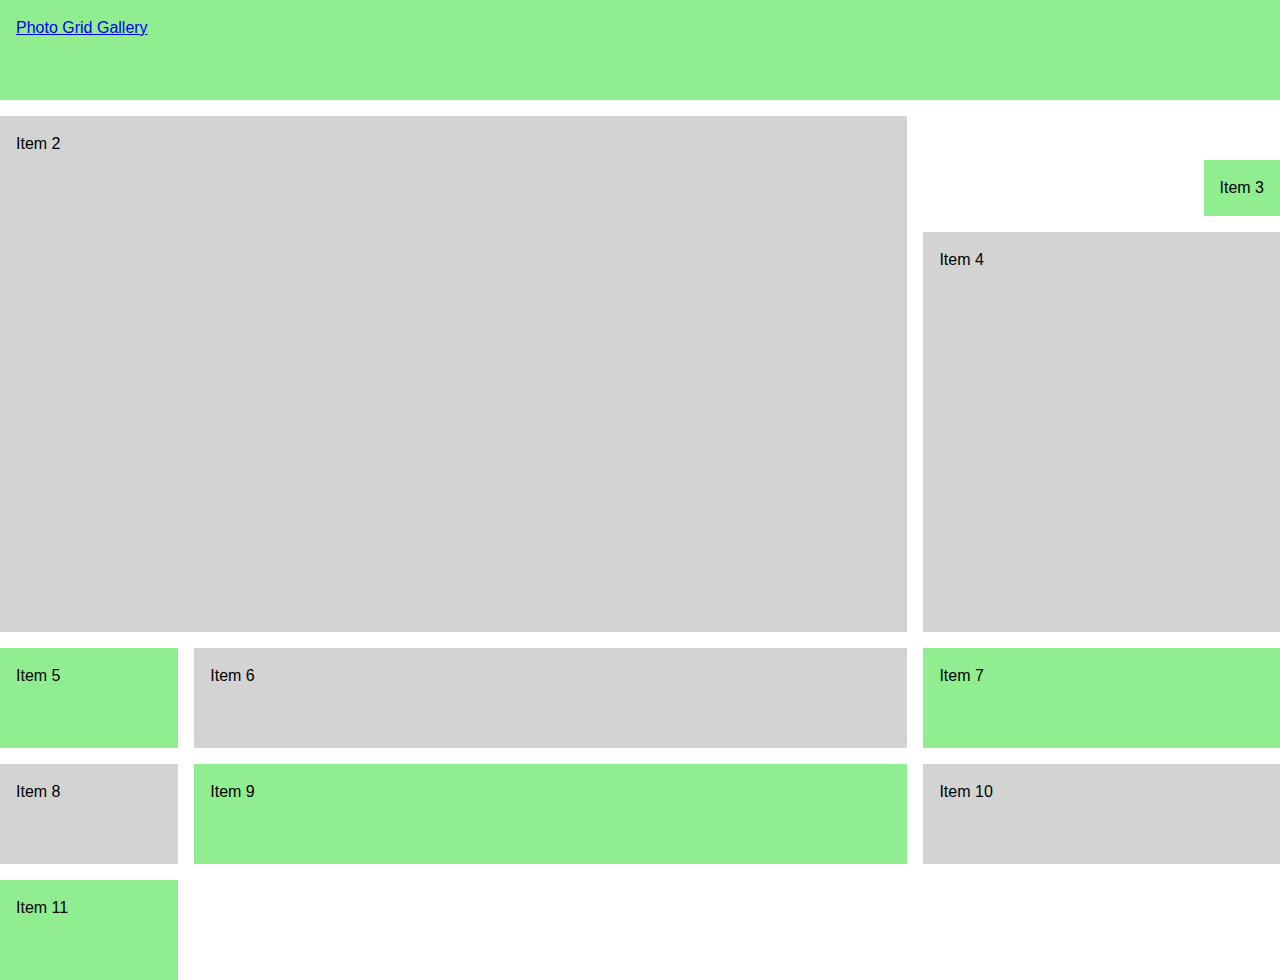
<file: index.html>
<!DOCTYPE html>
<html lang="en">
  <head>
    <meta charset="UTF-8" />
    <meta name="viewport" content="width=device-width, initial-scale=1.0" />
    <link rel="stylesheet" href="css/styles.css" />
    <title>CSS Grid</title>
  </head>
  <body>
    <div class="grid-container">
      <div class="grid-item item1">
        <a href="gallery.html">Photo Grid Gallery</a>
      </div>
      <div class="grid-item item2">Item 2</div>
      <div class="grid-item item3">Item 3</div>
      <div class="grid-item item4">Item 4</div>
      <div class="grid-item item5">Item 5</div>
      <div class="grid-item item6">Item 6</div>
      <div class="grid-item item7">Item 7</div>
      <div class="grid-item item8">Item 8</div>
      <div class="grid-item item9">Item 9</div>
      <div class="grid-item item10">Item 10</div>
      <div class="grid-item item11">Item 11</div>
    </div>
  </body>
</html>
</file>
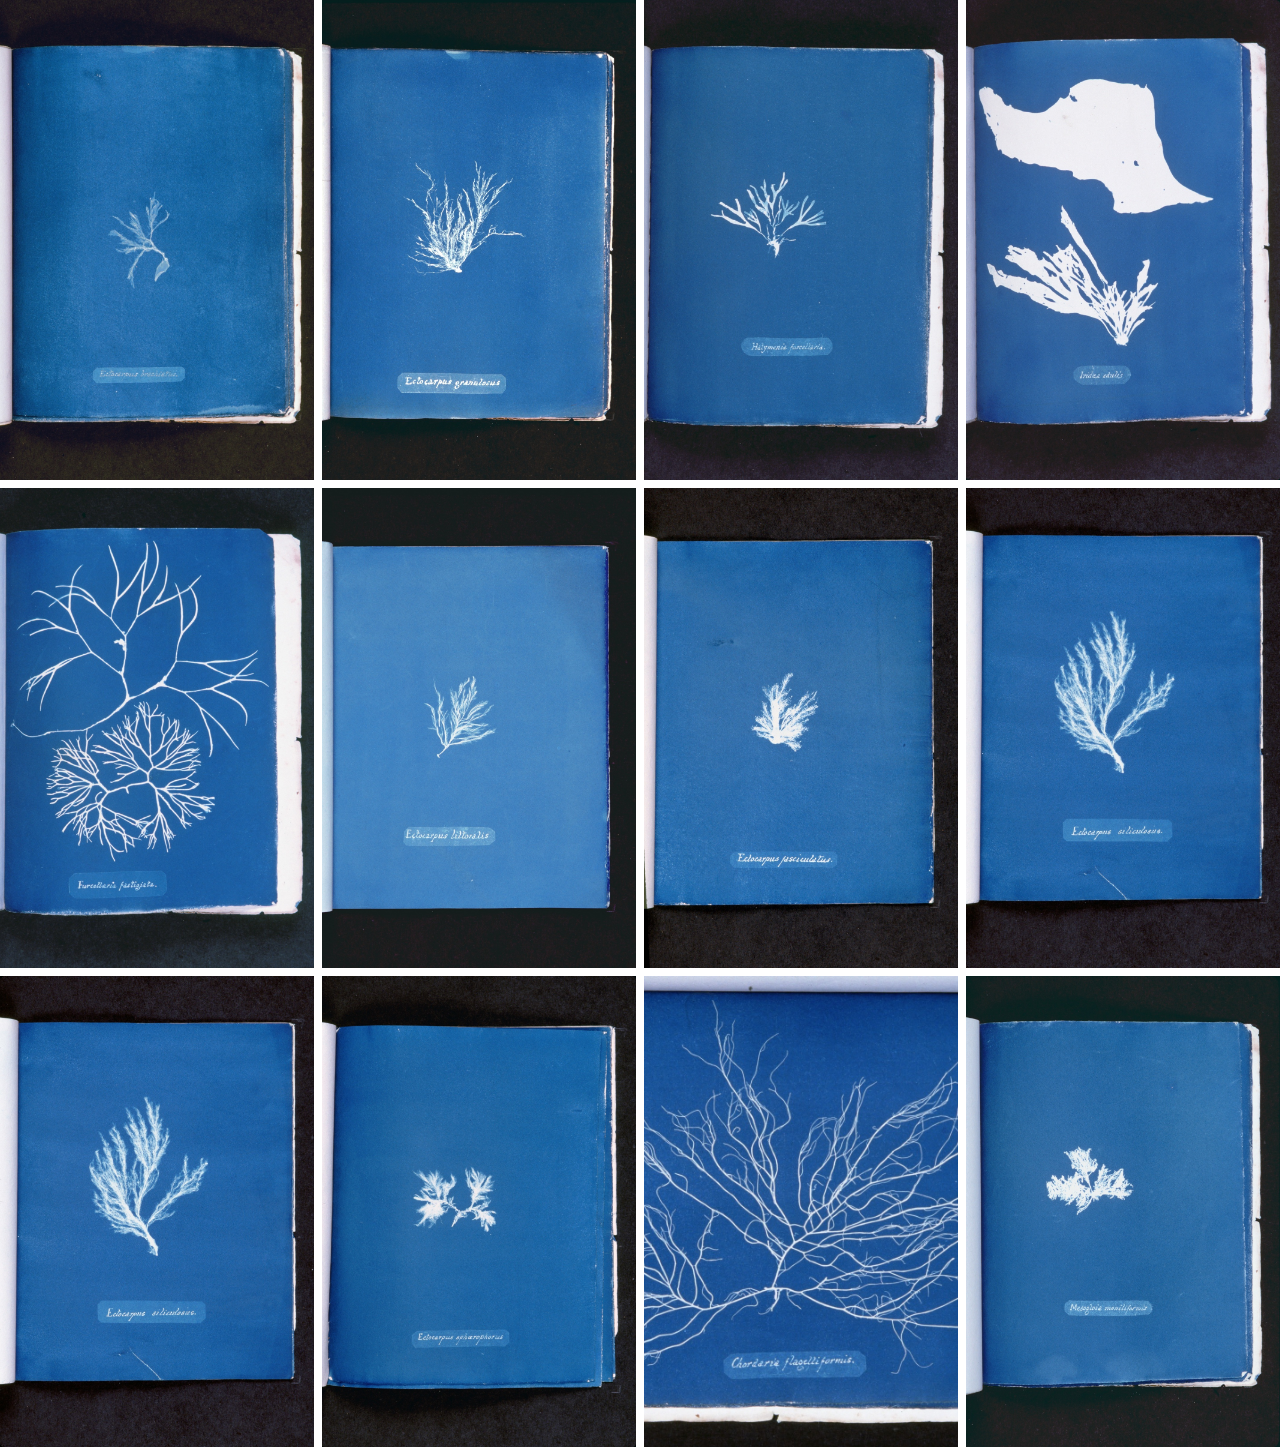
<file: gallery.html>
<!DOCTYPE html>
<html lang="en">
  <head>
    <meta charset="UTF-8" />
    <meta name="viewport" content="width=device-width, initial-scale=1.0" />
    <link rel="stylesheet" href="css/styles.css" />
    <title>Gallery</title>
  </head>
  <body>
    <div class="gallery-grid">
      <img src="img/cyanotype-1.jpg" alt="cyanotype" class="gallery-img" />
      <img src="img/cyanotype-2.jpg" alt="cyanotype" class="gallery-img" />
      <img src="img/cyanotype-3.jpg" alt="cyanotype" class="gallery-img" />
      <img src="img/cyanotype-4.jpg" alt="cyanotype" class="gallery-img" />
      <img src="img/cyanotype-5.jpg" alt="cyanotype" class="gallery-img" />
      <img src="img/cyanotype-6.jpg" alt="cyanotype" class="gallery-img" />
      <img src="img/cyanotype-7.jpg" alt="cyanotype" class="gallery-img" />
      <img src="img/cyanotype-8.jpg" alt="cyanotype" class="gallery-img" />
      <img src="img/cyanotype-8.jpg" alt="cyanotype" class="gallery-img" />
      <img src="img/cyanotype-10.jpg" alt="cyanotype" class="gallery-img" />
      <img src="img/cyanotype-11.jpg" alt="cyanotype" class="gallery-img" />
      <img src="img/cyanotype-12.jpg" alt="cyanotype" class="gallery-img" />
    </div>
  </body>
</html>
</file>
<file: css/styles.css>
html {
  font-family: 100%;
  line-height: 1.5rem;
  box-sizing: border-box;
  font-family: Arial, Helvetica, sans-serif;
  height:100%;
}

body {
  margin: 0 auto;
  padding: 0;
  height: 100vh;
  max-width: 1400px;
}

*,
*::before,
*::after {
  box-sizing: inherit;
}

img {
  width: 100%;
  height: auto;
  display: block;
}

.grid-container > div {
  padding: 1rem;
  background-color: lightgray;
}

.grid-container > div:nth-child(odd) {
  background-color: lightgreen;
}

.grid-container {
  display: grid;
  grid-template-columns: 1fr 1fr 1fr;
  grid-template-columns: repeat(9, 1fr);
  grid-template-columns: 1fr 4fr 2fr;

  grid-template-rows: minmax(100px, auto) minmax(100px, auto) minmax(
      400px,
      auto
    );
  grid-auto-rows: minmax(100px, auto);
  grid-gap: 1rem;

  align-items: center;
  align-items: end;
  align-items: start;
  align-items: stretch;

  justify-items: center;
  justify-items: end;
  justify-items: start;
  justify-items: stretch;
}

.item1 {
  grid-column-start: 1;
  grid-column-end: -1;
  grid-column: 1 / -1;
}

.item2 {
  grid-column-start: 1;
  grid-column-end: 3;
  grid-row-start: 2;
  grid-row-end: 4;
}

.item3 {
  align-self: end;
  justify-self: end;
}

.gallery-grid {
  display: grid;
  grid-template-columns: 1fr 1fr 1fr;
  grid-template-columns: repeat(3, 1fr);
  grid-template-columns: repeat(auto-fit, minmax(300px, 1fr));
  grid-gap: 0.5rem;
  height:100%;
}

.gallery-img {
  height: 100%;
  object-fit: cover;
}
</file>
